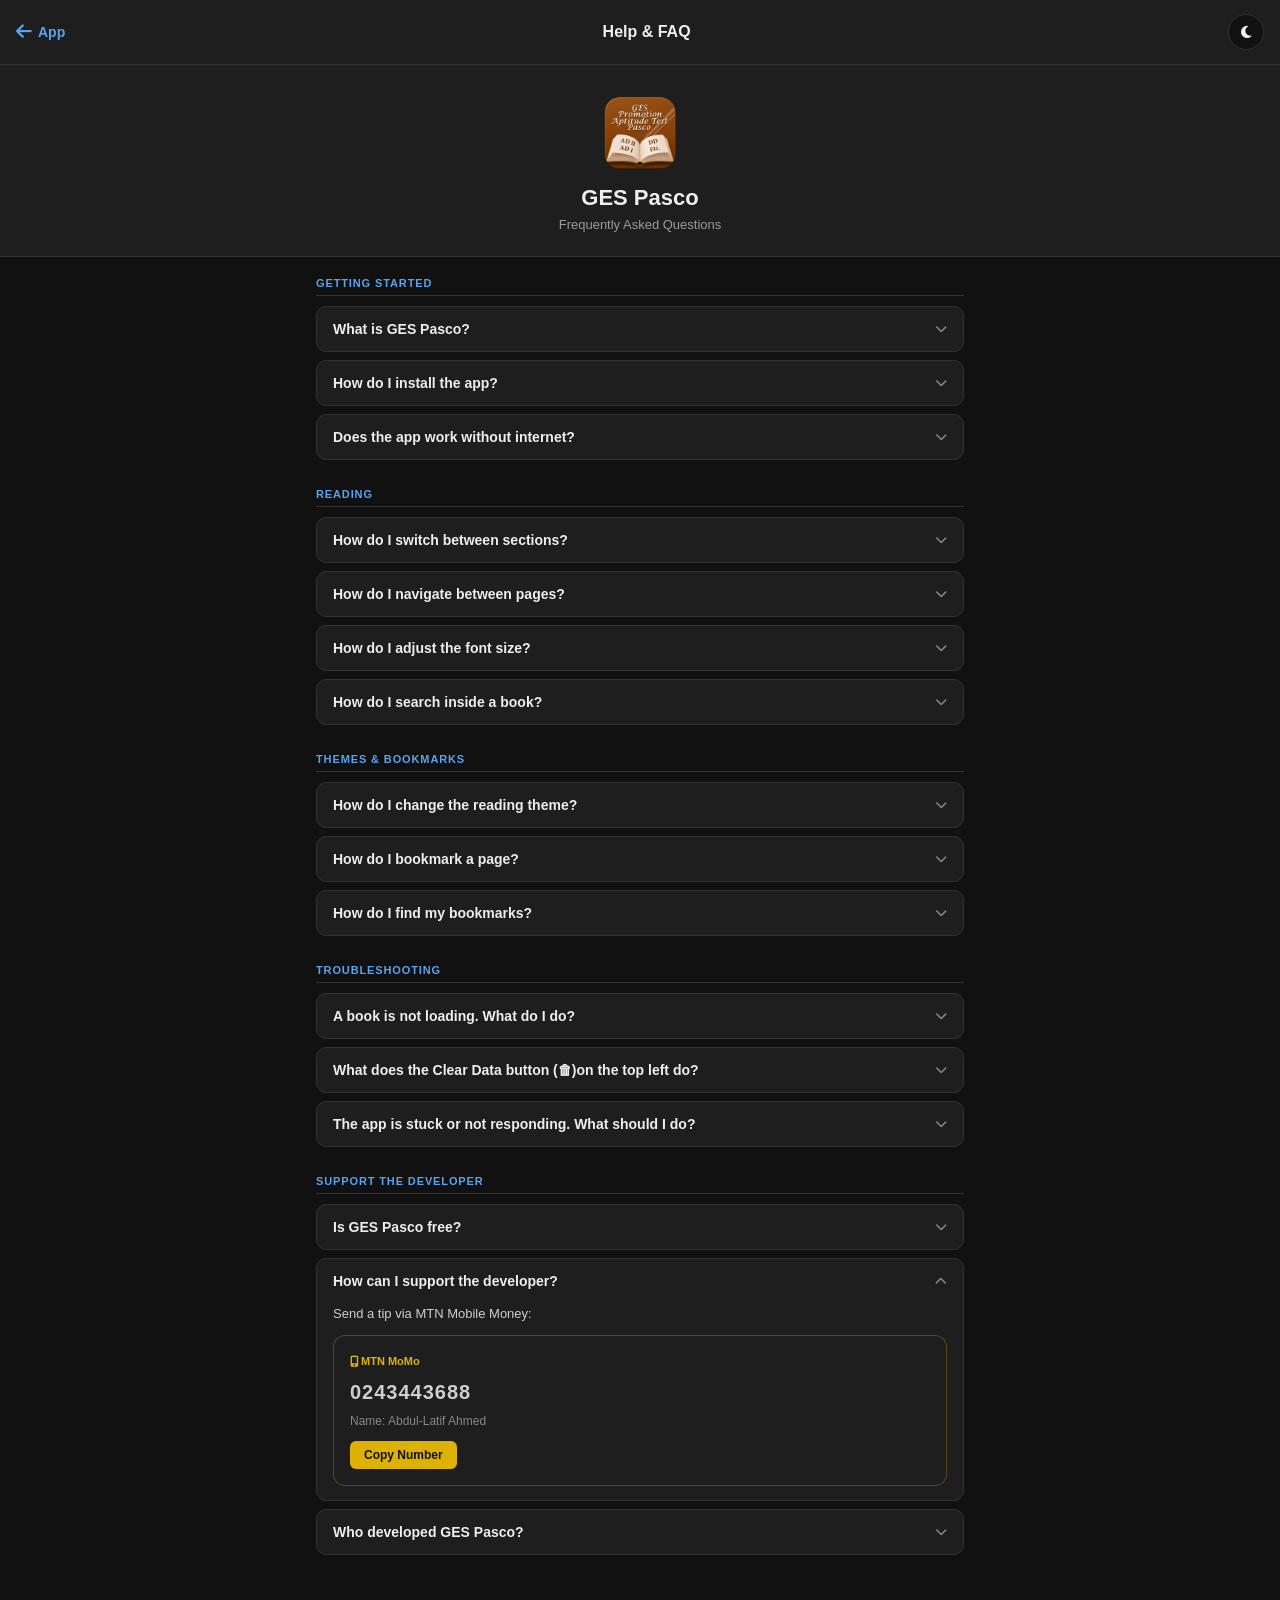
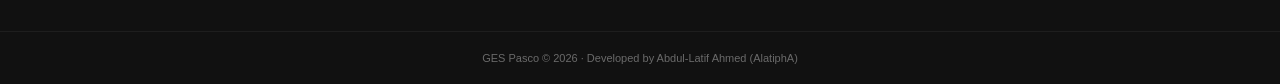
<file: faq.html>
<!DOCTYPE html>
<html lang="en">
<head>

  <meta charset="UTF-8" />
  <meta name="viewport" content="width=device-width, initial-scale=1.0" />
  <title>GES Pasco – FAQ</title>

  <link rel="manifest" href="./manifest.json" />
  <meta name="theme-color" content="#111111" />
  <link rel="apple-touch-icon" href="icon-192.png" />

  <!-- Font Awesome -->
  <link rel="stylesheet" href="https://cdnjs.cloudflare.com/ajax/libs/font-awesome/6.5.0/css/all.min.css" />

  <!-- Apply saved theme before paint -->
  <script>
    (function() {
      var t = localStorage.getItem("reader-theme") || "dark";
      if (t === "dark") document.documentElement.classList.add("dark");
    })();
  </script>

  <style>

    * { margin: 0; padding: 0; box-sizing: border-box; }

    html, body {
      font-family: Arial, sans-serif;
      min-height: 100%;
    }

    /* THEMES */
    body {
      background: #f5f5f5;
      color: #111111;
      --bg: #f5f5f5;
      --text: #111111;
      --surface: #ffffff;
      --border: #dddddd;
      --accent: #956433;
    }

    html.dark body {
      background: #111111;
      color: #eeeeee;
      --bg: #111111;
      --text: #eeeeee;
      --surface: #1e1e1e;
      --border: #333333;
      --accent: #5aa3f0;
    }

    /* HEADER */
    .faqHeader {
      position: sticky;
      top: 0;
      z-index: 10;
      background: var(--surface);
      border-bottom: 1px solid var(--border);
      padding: 14px 16px;
      display: flex;
      align-items: center;
      gap: 12px;
    }

    .backLink {
      color: var(--accent);
      text-decoration: none;
      font-size: 18px;
      display: flex;
      align-items: center;
      gap: 6px;
    }

    .backLink span {
      font-size: 14px;
      font-weight: 600;
    }

    .faqHeaderTitle {
      font-size: 16px;
      font-weight: 700;
      flex: 1;
      text-align: center;
    }

    .themeToggle {
      width: 36px;
      height: 36px;
      border-radius: 50%;
      border: 1px solid var(--border);
      background: var(--bg);
      color: var(--text);
      font-size: 14px;
      display: flex;
      align-items: center;
      justify-content: center;
      cursor: pointer;
    }

    /* HERO */
    .faqHero {
      text-align: center;
      padding: 32px 20px 24px;
      background: var(--surface);
      border-bottom: 1px solid var(--border);
    }

    .faqHero img {
      width: 72px;
      height: 72px;
      border-radius: 16px;
      margin-bottom: 12px;
    }

    .faqHero h1 {
      font-size: 22px;
      font-weight: 800;
      margin-bottom: 6px;
    }

    .faqHero p {
      font-size: 13px;
      opacity: 0.6;
    }

    /* CONTENT */
    .faqContent {
      max-width: 680px;
      margin: 0 auto;
      padding: 20px 16px 48px;
    }

    .faqSection {
      margin-bottom: 28px;
    }

    .faqSectionTitle {
      font-size: 11px;
      font-weight: 700;
      text-transform: uppercase;
      letter-spacing: 0.08em;
      color: var(--accent);
      margin-bottom: 10px;
      padding-bottom: 6px;
      border-bottom: 1px solid var(--border);
    }

    .faqItem {
      background: var(--surface);
      border: 1px solid var(--border);
      border-radius: 10px;
      margin-bottom: 8px;
      overflow: hidden;
    }

    .faqQuestion {
      width: 100%;
      text-align: left;
      padding: 14px 16px;
      background: none;
      border: none;
      color: var(--text);
      font-size: 14px;
      font-weight: 600;
      cursor: pointer;
      display: flex;
      justify-content: space-between;
      align-items: center;
      gap: 10px;
    }

    .faqQuestion .icon {
      flex-shrink: 0;
      font-size: 12px;
      opacity: 0.5;
      transition: transform 0.2s ease;
    }

    .faqItem.open .faqQuestion .icon {
      transform: rotate(180deg);
    }

    .faqAnswer {
      display: none;
      padding: 0 16px 14px;
      font-size: 13px;
      line-height: 1.7;
      opacity: 0.85;
    }

    .faqItem.open .faqAnswer {
      display: block;
    }

    /* SUPPORT BOX */
    .supportBox {
      background: var(--surface);
      border: 1px solid rgba(255,196,0,0.3);
      border-radius: 12px;
      padding: 16px;
      margin-top: 8px;
    }

    .supportBox .momoNetwork {
      font-size: 11px;
      font-weight: 700;
      color: #ffcc00;
      margin-bottom: 4px;
    }

    .supportBox .momoNumber {
      font-size: 20px;
      font-weight: 800;
      letter-spacing: 0.05em;
      margin-bottom: 2px;
    }

    .supportBox .momoName {
      font-size: 12px;
      opacity: 0.6;
      margin-bottom: 10px;
    }

    .copyBtn {
      background: #ffcc00;
      color: #111;
      border: none;
      border-radius: 6px;
      padding: 7px 14px;
      font-size: 12px;
      font-weight: 700;
      cursor: pointer;
    }

    .copyBtn:active { opacity: 0.8; }

    /* FOOTER */
    .faqFooter {
      text-align: center;
      padding: 20px 16px;
      font-size: 11px;
      opacity: 0.4;
      border-top: 1px solid var(--border);
    }

  </style>

</head>
<body>

  <!-- HEADER -->
  <div class="faqHeader">
    <a href="./index.html" class="backLink">
      <i class="fa-solid fa-arrow-left"></i>
      <span>App</span>
    </a>
    <div class="faqHeaderTitle">Help & FAQ</div>
    <button class="themeToggle" id="themeToggle" aria-label="Toggle theme">
      <i class="fa-solid fa-moon"></i>
    </button>
  </div>

  <!-- HERO -->
  <div class="faqHero">
    <img src="icon-192.png" alt="GES Pasco" />
    <h1>GES Pasco</h1>
    <p>Frequently Asked Questions</p>
  </div>

  <!-- FAQ CONTENT -->
  <div class="faqContent">

    <!-- GETTING STARTED -->
    <div class="faqSection">
      <div class="faqSectionTitle">Getting Started</div>

      <div class="faqItem">
        <button class="faqQuestion">
          What is GES Pasco?
          <i class="fa-solid fa-chevron-down icon"></i>
        </button>
        <div class="faqAnswer">
          GES Pasco is a free offline EPUB reader for Ghana Education Service (GES) workers preparing for promotion aptitude exams. It contains past questions and answers, and footnotes.
        </div>
      </div>

      <div class="faqItem">
        <button class="faqQuestion">
          How do I install the app?
          <i class="fa-solid fa-chevron-down icon"></i>
        </button>
        <div class="faqAnswer">
          Visit the app link in your browser and wait for the install prompt, then tap <strong>Install</strong>. If the prompt doesn't appear, tap the 3 dots in your browser and select <strong>Add to Home Screen</strong>. On iPhone, tap the Share button then <strong>Add to Home Screen</strong>.
        </div>
      </div>

      <div class="faqItem">
        <button class="faqQuestion">
          Does the app work without internet?
          <i class="fa-solid fa-chevron-down icon"></i>
        </button>
        <div class="faqAnswer">
          Yes! Once installed and opened at least once with internet, the book and the app itself load fully offline.
        </div>
      </div>

    </div>

    <!-- READING -->
    <div class="faqSection">
      <div class="faqSectionTitle">Reading</div>

      <div class="faqItem">
        <button class="faqQuestion">
          How do I switch between sections?
          <i class="fa-solid fa-chevron-down icon"></i>
        </button>
        <div class="faqAnswer">
          Tap the Menu button on the bottom left corner of the reader to open the sidebar, tap on contents tab and select the section.
        </div>
      </div>

      <div class="faqItem">
        <button class="faqQuestion">
          How do I navigate between pages?
          <i class="fa-solid fa-chevron-down icon"></i>
        </button>
        <div class="faqAnswer">
          Tap left or right on the reading area, or use the arrow buttons at the bottom of the screen.
        </div>
      </div>

      <div class="faqItem">
        <button class="faqQuestion">
          How do I adjust the font size?
          <i class="fa-solid fa-chevron-down icon"></i>
        </button>
        <div class="faqAnswer">
          Use the <strong>A−</strong> and <strong>A+</strong> buttons in the bottom toolbar to decrease or increase the font size.
        </div>
      </div>

      <div class="faqItem">
        <button class="faqQuestion">
          How do I search inside a book?
          <i class="fa-solid fa-chevron-down icon"></i>
        </button>
        <div class="faqAnswer">
          Tap the magnifying glass icon (🔍) in the bottom toolbar and type your search term. Results will appear as a list — tap any result to jump to that location.
        </div>
      </div>

    </div>

    <!-- THEMES & BOOKMARKS -->
    <div class="faqSection">
      <div class="faqSectionTitle">Themes & Bookmarks</div>

      <div class="faqItem">
        <button class="faqQuestion">
          How do I change the reading theme?
          <i class="fa-solid fa-chevron-down icon"></i>
        </button>
        <div class="faqAnswer">
          Tap the palette icon (🎨) in the top right of the reader to choose between Light, Dark, Sepia, and Night themes. 
        </div>
      </div>

      <div class="faqItem">
        <button class="faqQuestion">
          How do I bookmark a page?
          <i class="fa-solid fa-chevron-down icon"></i>
        </button>
        <div class="faqAnswer">
          Tap the bookmark icon (🔖) in the bottom toolbar while reading. Your bookmark is saved automatically with the chapter (section) name and progress.
        </div>
      </div>

      <div class="faqItem">
        <button class="faqQuestion">
          How do I find my bookmarks?
          <i class="fa-solid fa-chevron-down icon"></i>
        </button>
        <div class="faqAnswer">
          Tap the menu icon at the bottom of the reader, then tap the <strong>Bookmarks</strong> tab in the sidebar. The bookmarks will be listed with a delete icons by them. A tap on the delete icon (🗑), deletes the bookmark by it. 
        </div>
      </div>

    </div>

    <!-- TROUBLESHOOTING -->
    <div class="faqSection">
      <div class="faqSectionTitle">Troubleshooting</div>

      <div class="faqItem">
        <button class="faqQuestion">
          A book is not loading. What do I do?
          <i class="fa-solid fa-chevron-down icon"></i>
        </button>
        <div class="faqAnswer">
          Make sure you opened the app at least once with internet so books can be cached. If the problem persists, tap the trash icon (🗑) in the top left of the reader header to clear app data, then reopen with internet on.
        </div>
      </div>

      <div class="faqItem">
        <button class="faqQuestion">
          What does the Clear Data button (🗑)on the top left do?
          <i class="fa-solid fa-chevron-down icon"></i>
        </button>
        <div class="faqAnswer">
          It resets all app data including bookmarks, themes, and cached files. Use it only if the app is misbehaving. You will need internet to reload the books after clearing.
        </div>
      </div>

      <div class="faqItem">
        <button class="faqQuestion">
          The app is stuck or not responding. What should I do?
          <i class="fa-solid fa-chevron-down icon"></i>
        </button>
        <div class="faqAnswer">
          Close the app completely and reopen it. If it still doesn't work, tap the trash icon (🗑) in the top left of the reader header, then reopen with internet on.
        </div>
      </div>

    </div>

    <!-- SUPPORT -->
    <div class="faqSection">
      <div class="faqSectionTitle">Support the Developer</div>

      <div class="faqItem">
        <button class="faqQuestion">
          Is GES Pasco free?
          <i class="fa-solid fa-chevron-down icon"></i>
        </button>
        <div class="faqAnswer">
          Yes, completely free with no ads. If the app has helped your studies, consider sending a small tip to support continued development.
        </div>
      </div>

      <div class="faqItem open">
        <button class="faqQuestion">
          How can I support the developer?
          <i class="fa-solid fa-chevron-down icon"></i>
        </button>
        <div class="faqAnswer">
          Send a tip via MTN Mobile Money:
          <div class="supportBox" style="margin-top:10px">
            <div class="momoNetwork"><i class="fa-solid fa-mobile-screen-button"></i> MTN MoMo</div>
            <div class="momoNumber">0243443688</div>
            <div class="momoName">Name: Abdul-Latif Ahmed</div>
            <button class="copyBtn" id="copyBtn">Copy Number</button>
          </div>
        </div>
      </div>

      <div class="faqItem">
        <button class="faqQuestion">
          Who developed GES Pasco?
          <i class="fa-solid fa-chevron-down icon"></i>
        </button>
        <div class="faqAnswer">
          GES Pasco was developed independently by <strong>Abdul-Latif Ahmed (AlatiphA)</strong>, a Ghanaian developer passionate about education and technology.
        </div>
      </div>

    </div>

  </div>

  <!-- FOOTER -->
  <div class="faqFooter">
    GES Pasco &copy; 2026 · Developed by Abdul-Latif Ahmed (AlatiphA)
  </div>

  <script>

    /* Accordion */
    document.querySelectorAll(".faqQuestion").forEach(btn => {
      btn.addEventListener("click", () => {
        const item = btn.closest(".faqItem");
        const isOpen = item.classList.contains("open");
        document.querySelectorAll(".faqItem").forEach(i => i.classList.remove("open"));
        if (!isOpen) item.classList.add("open");
      });
    });

    /* Theme toggle */
    const themeToggle = document.getElementById("themeToggle");

    function applyFaqTheme(theme) {
      localStorage.setItem("reader-theme", theme);
      document.documentElement.classList.toggle("dark", theme === "dark");
      themeToggle.innerHTML = theme === "dark"
        ? '<i class="fa-solid fa-moon"></i>'
        : '<i class="fa-solid fa-sun"></i>';
    }

    /* Init icon */
    const savedTheme = localStorage.getItem("reader-theme") || "dark";
    applyFaqTheme(savedTheme);

    themeToggle.addEventListener("click", () => {
      const current = localStorage.getItem("reader-theme") || "dark";
      applyFaqTheme(current === "dark" ? "light" : "dark");
    });

    /* Copy MoMo number */
    const copyBtn = document.getElementById("copyBtn");
    if (copyBtn) {
      copyBtn.addEventListener("click", () => {
        navigator.clipboard.writeText("0243443688").then(() => {
          copyBtn.textContent = "Copied!";
          setTimeout(() => { copyBtn.textContent = "Copy Number"; }, 2000);
        });
      });
    }

  </script>

</body>
</html>
</file>
